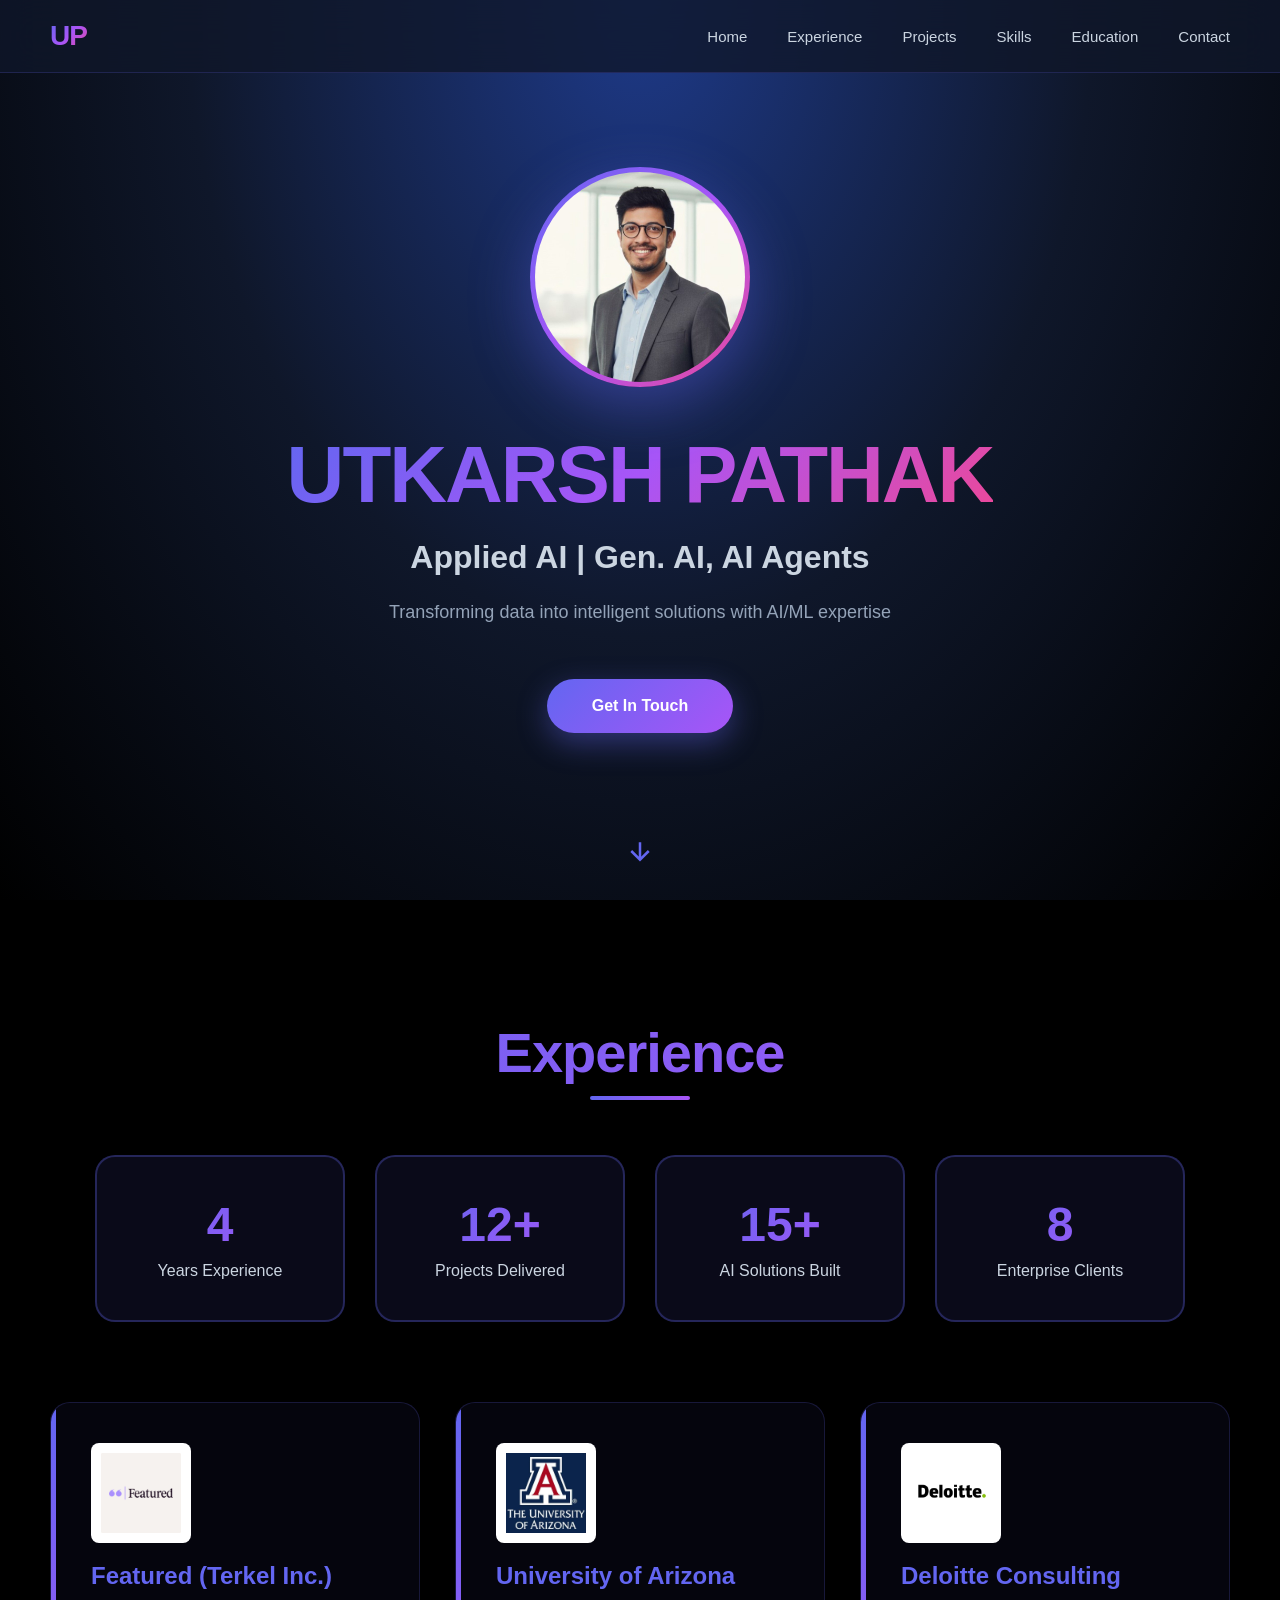
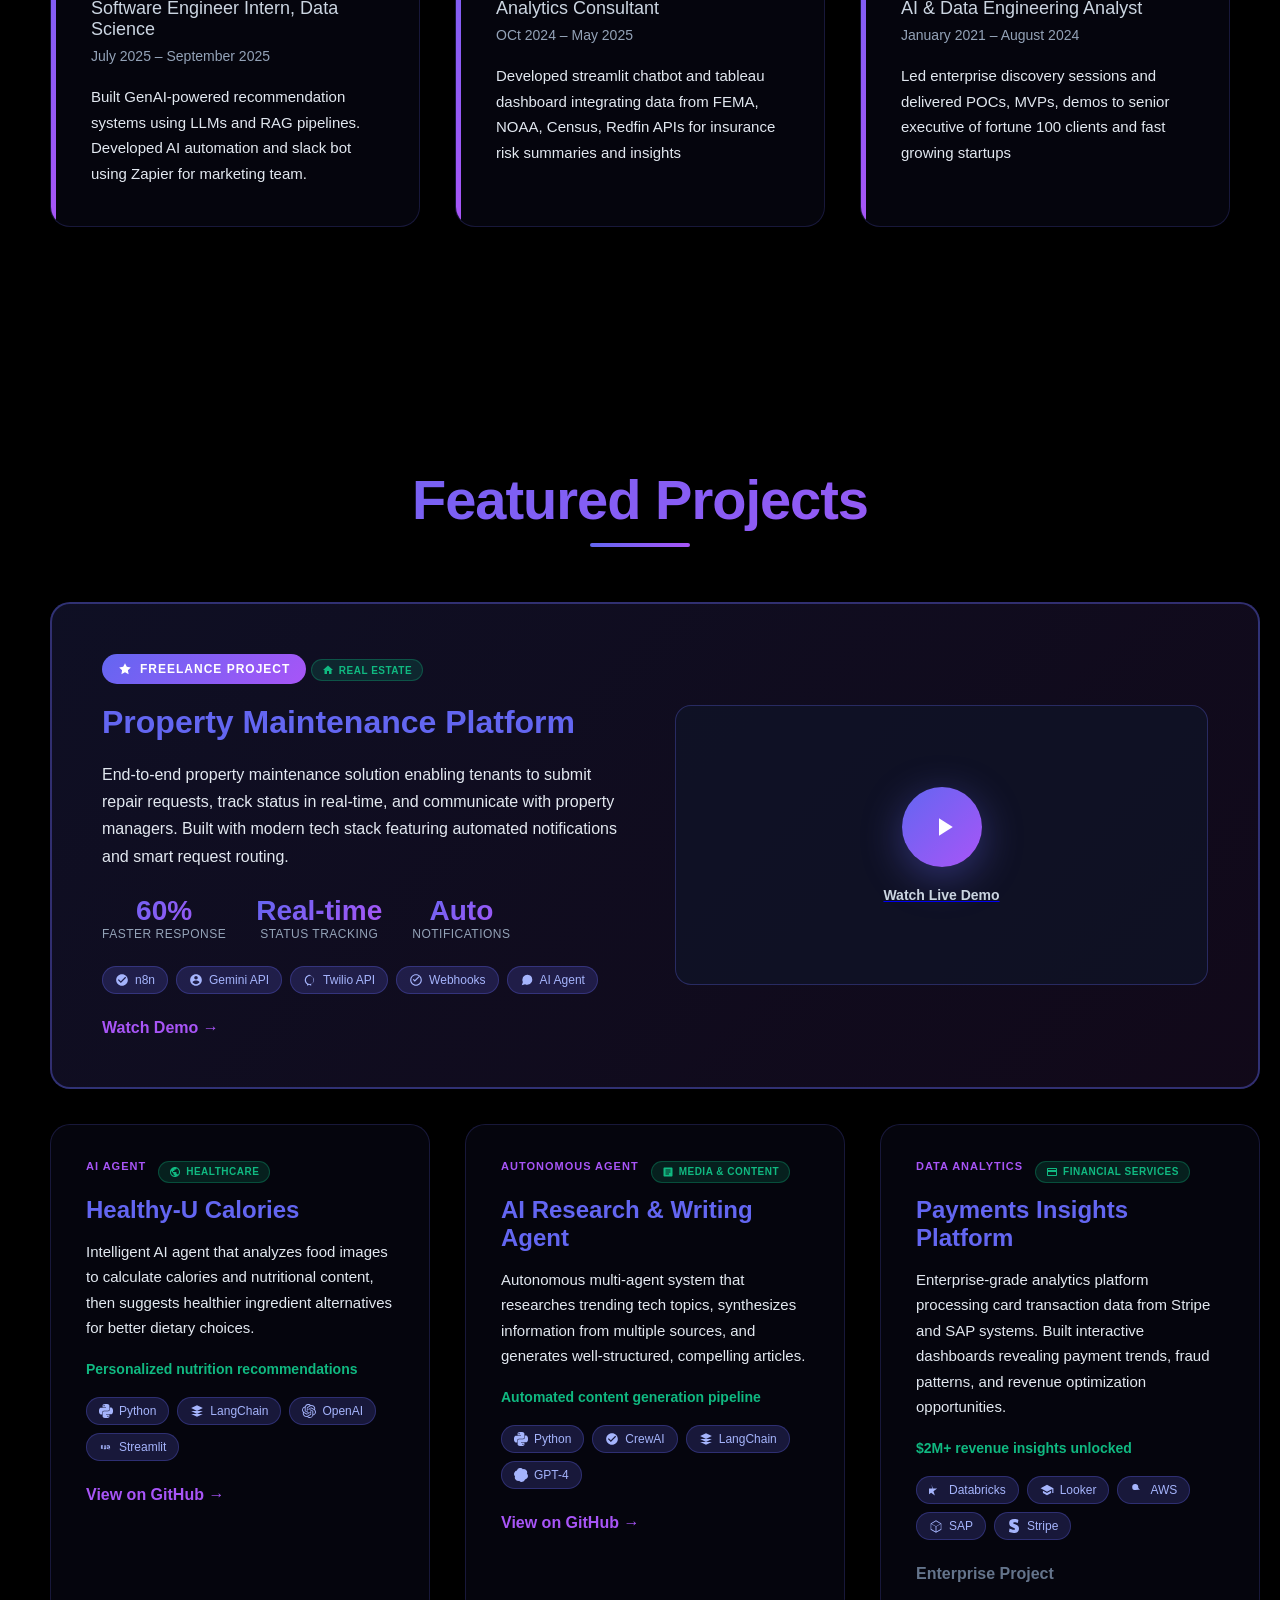
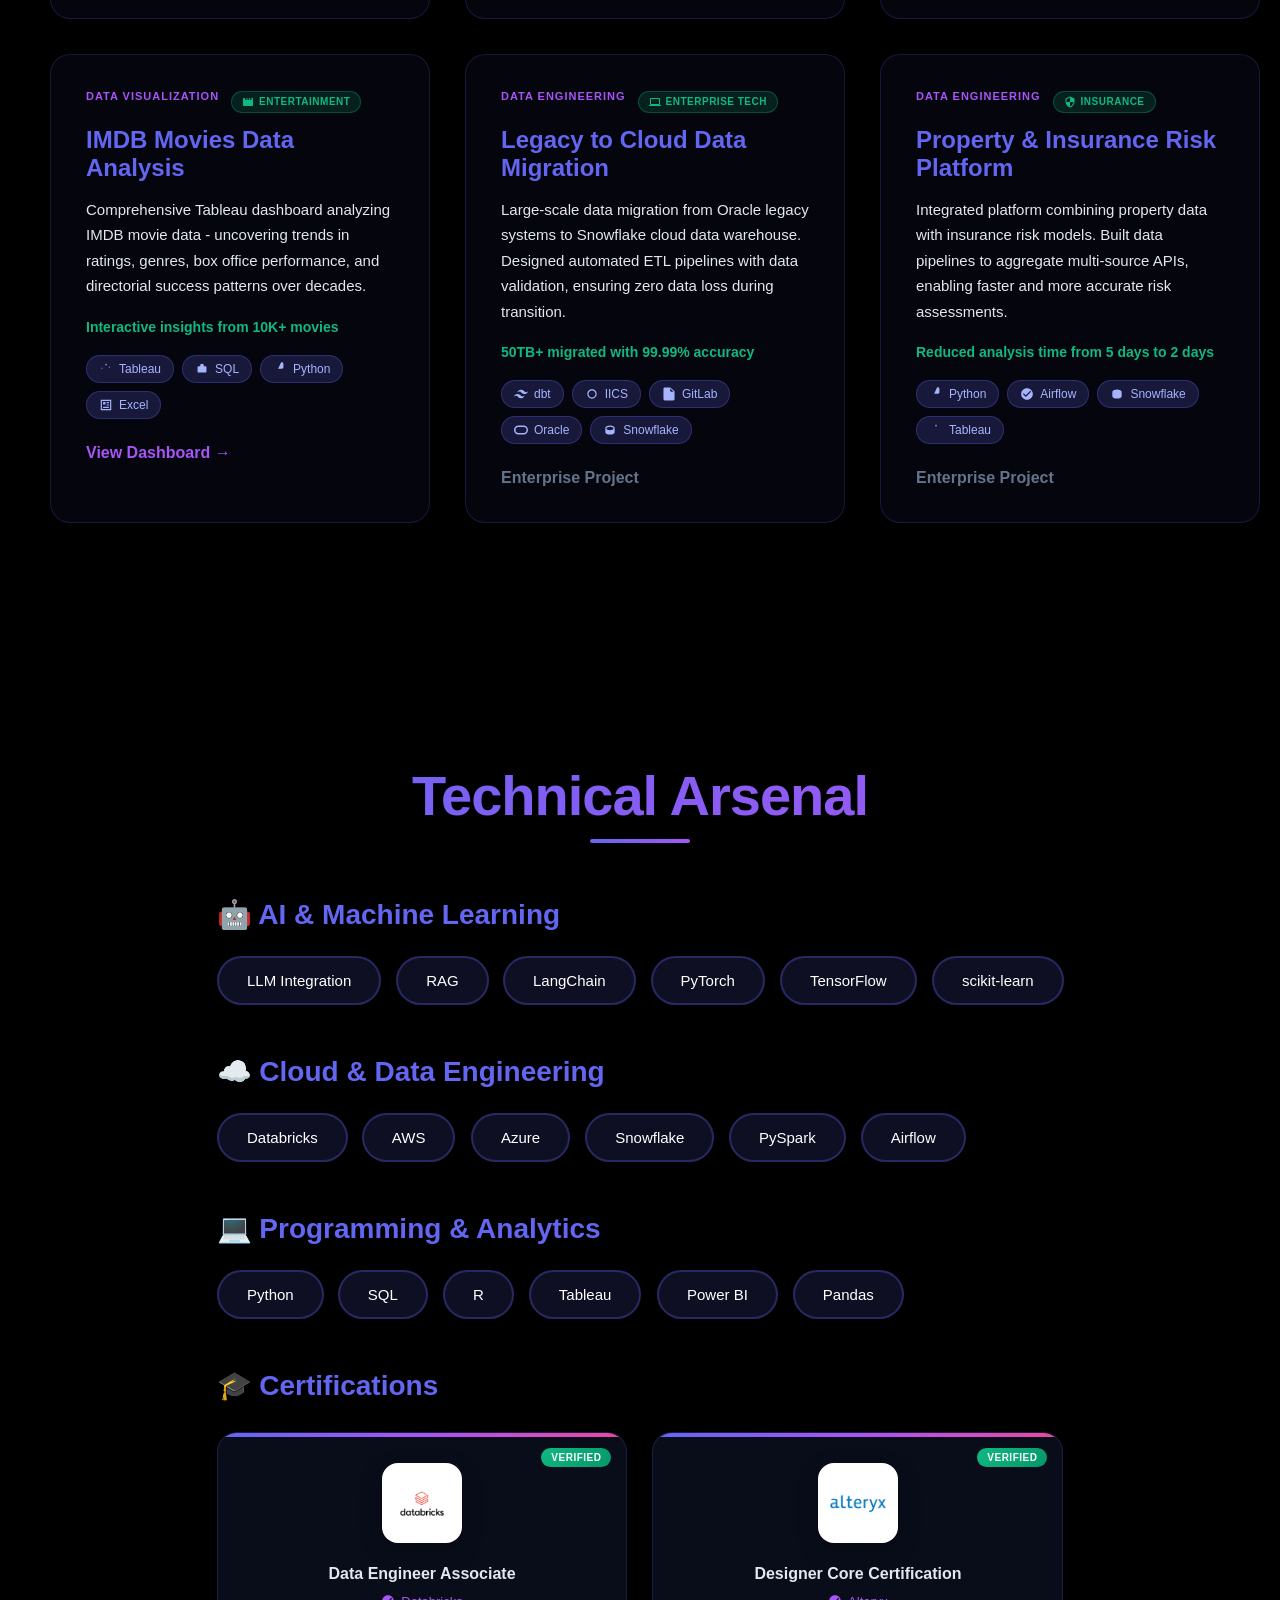
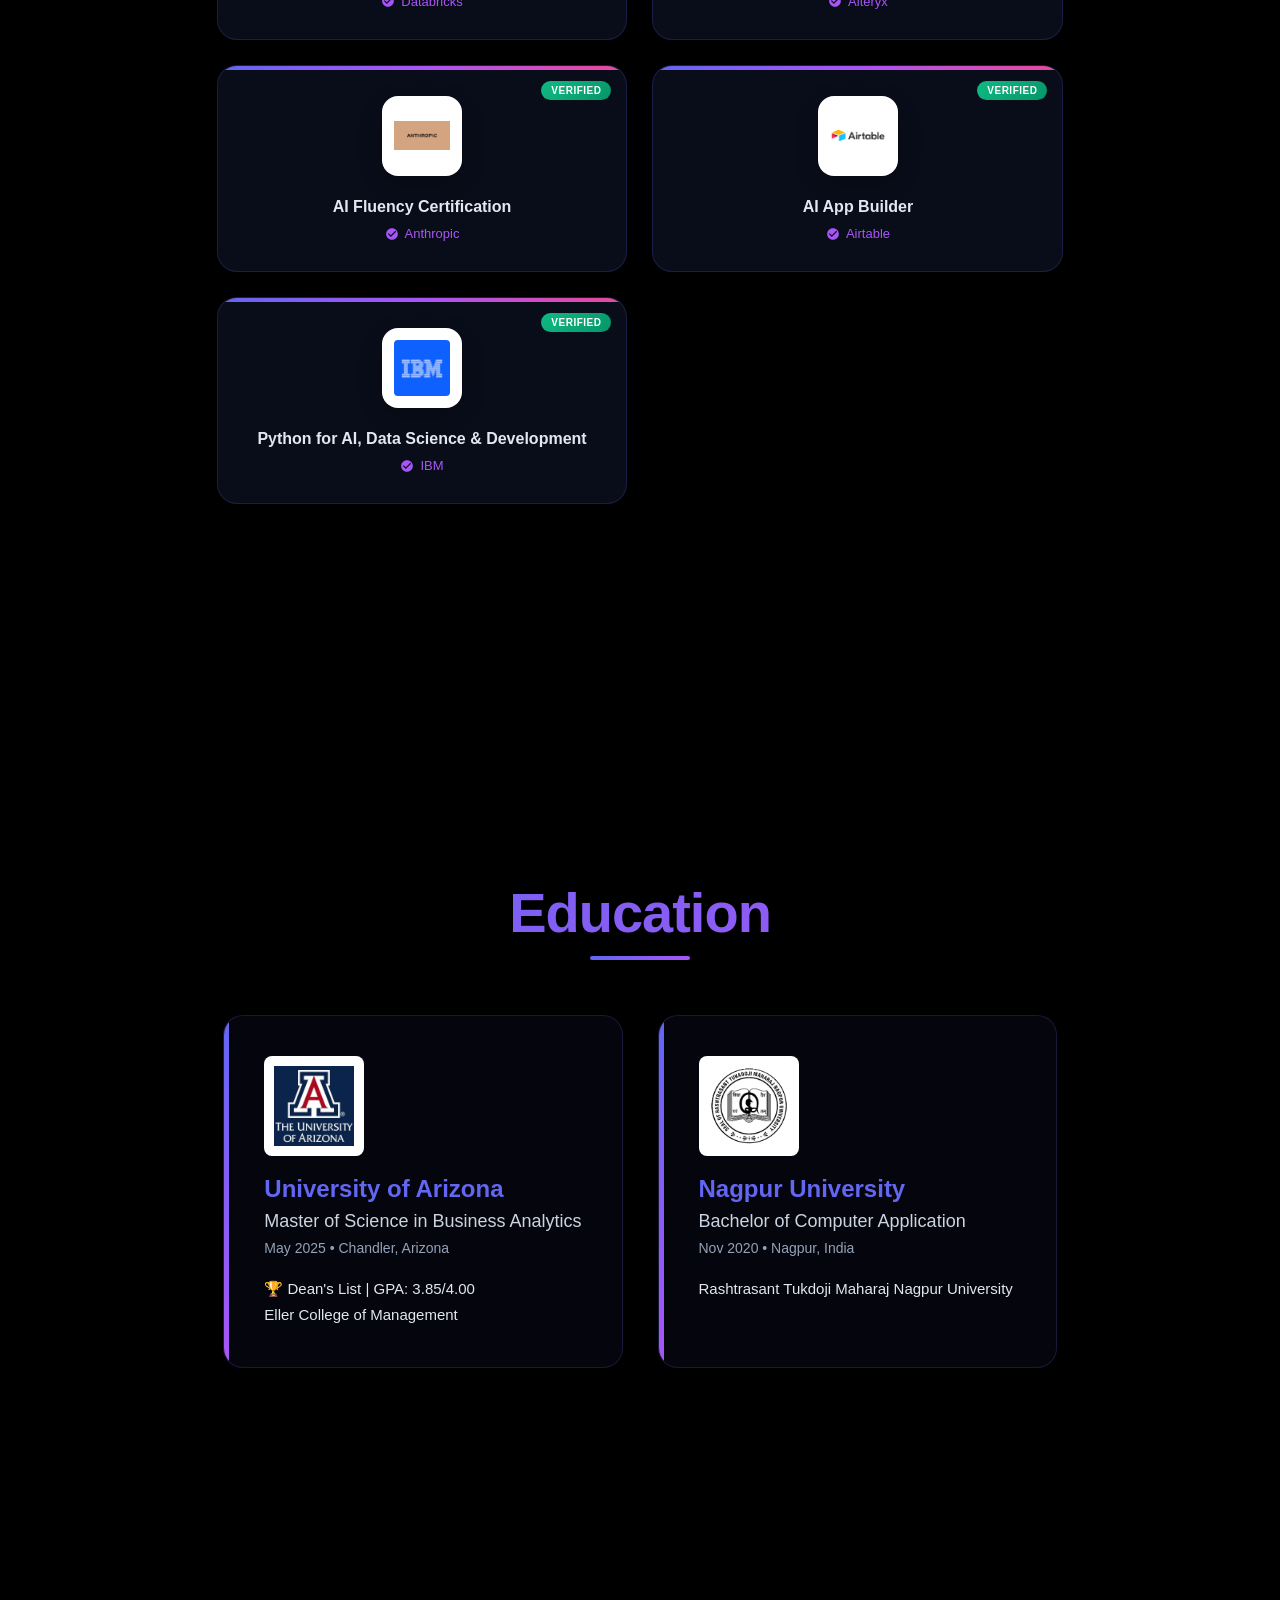
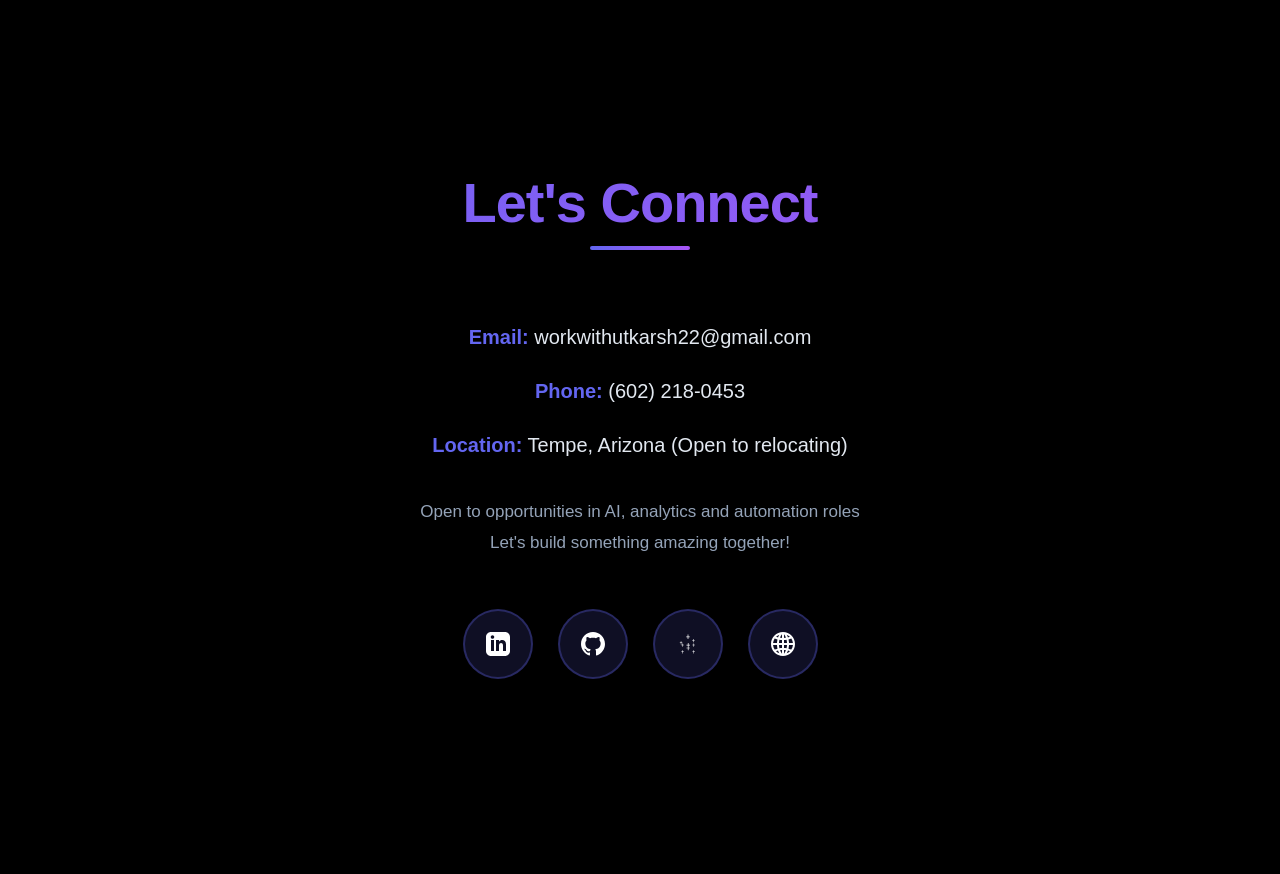
<file: index.html>
<!DOCTYPE html>
<html lang="en">
<head>
    <meta charset="UTF-8">
    <meta name="viewport" content="width=device-width, initial-scale=1.0">
    <title>Utkarsh Pathak - AI & Analytics Specialist</title>
    <style>
        * {
            margin: 0;
            padding: 0;
            box-sizing: border-box;
        }

        body {
            font-family: 'Inter', -apple-system, BlinkMacSystemFont, 'Segoe UI', sans-serif;
            color: #fff;
            overflow-x: hidden;
            background: #000;
        }

        .galaxy-bg {
            position: fixed;
            top: 0;
            left: 0;
            width: 100%;
            height: 100%;
            background: radial-gradient(ellipse at top, #1e3a8a 0%, #0f172a 50%, #000000 100%);
            z-index: -2;
        }

        .stars {
            position: fixed;
            top: 0;
            left: 0;
            width: 100%;
            height: 100%;
            z-index: -1;
        }

        .star {
            position: absolute;
            background: white;
            border-radius: 50%;
            animation: twinkle 3s infinite;
        }

        @keyframes twinkle {
            0%, 100% { opacity: 0.2; transform: scale(1); }
            50% { opacity: 1; transform: scale(1.2); }
        }

        @keyframes float {
            0%, 100% { transform: translateY(0px); }
            50% { transform: translateY(-20px); }
        }

        @keyframes fadeInUp {
            from {
                opacity: 0;
                transform: translateY(30px);
            }
            to {
                opacity: 1;
                transform: translateY(0);
            }
        }

        nav {
            position: fixed;
            top: 0;
            width: 100%;
            padding: 20px 50px;
            display: flex;
            justify-content: space-between;
            align-items: center;
            background: rgba(15, 23, 42, 0.8);
            backdrop-filter: blur(20px);
            z-index: 1000;
            border-bottom: 1px solid rgba(99, 102, 241, 0.2);
            transition: all 0.3s;
        }

        nav.scrolled {
            padding: 15px 50px;
            background: rgba(15, 23, 42, 0.95);
            box-shadow: 0 10px 40px rgba(99, 102, 241, 0.2);
        }

        .logo {
            font-size: 28px;
            font-weight: 800;
            background: linear-gradient(135deg, #6366f1 0%, #a855f7 50%, #ec4899 100%);
            -webkit-background-clip: text;
            -webkit-text-fill-color: transparent;
            background-clip: text;
            letter-spacing: -1px;
        }

        .nav-links {
            display: flex;
            gap: 40px;
        }

        .nav-links a {
            color: #cbd5e1;
            text-decoration: none;
            transition: all 0.3s;
            position: relative;
            font-weight: 500;
            font-size: 15px;
        }

        .nav-links a:hover {
            color: #6366f1;
        }

        .nav-links a::after {
            content: '';
            position: absolute;
            bottom: -5px;
            left: 50%;
            transform: translateX(-50%);
            width: 0;
            height: 2px;
            background: linear-gradient(90deg, #6366f1 0%, #a855f7 100%);
            transition: width 0.3s;
        }

        .nav-links a:hover::after {
            width: 100%;
        }

        section {
            min-height: 100vh;
            padding: 120px 50px;
            display: flex;
            flex-direction: column;
            justify-content: center;
            position: relative;
        }

        .hero {
            align-items: center;
            text-align: center;
        }

        .hero-content {
            animation: fadeInUp 1s ease-out;
        }

        .profile-image {
            width: 220px;
            height: 220px;
            border-radius: 50%;
            border: 5px solid transparent;
            background: linear-gradient(135deg, #6366f1 0%, #a855f7 50%, #ec4899 100%) padding-box,
                        linear-gradient(135deg, #6366f1 0%, #a855f7 50%, #ec4899 100%) border-box;
            margin-bottom: 40px;
            box-shadow: 0 20px 60px rgba(99, 102, 241, 0.4);
            animation: float 6s ease-in-out infinite;
            object-fit: cover;
        }

        h1 {
            font-size: 80px;
            margin-bottom: 20px;
            background: linear-gradient(135deg, #6366f1 0%, #a855f7 50%, #ec4899 100%);
            -webkit-background-clip: text;
            -webkit-text-fill-color: transparent;
            background-clip: text;
            font-weight: 900;
            letter-spacing: -2px;
            line-height: 1.1;
        }

        .subtitle {
            font-size: 32px;
            color: #cbd5e1;
            margin-bottom: 20px;
            font-weight: 600;
        }

        .hero-description {
            color: #94a3b8;
            font-size: 18px;
            max-width: 700px;
            margin: 20px auto;
            line-height: 1.8;
        }

        .cta-buttons {
            display: flex;
            gap: 20px;
            justify-content: center;
            margin-top: 50px;
        }

        .btn {
            padding: 18px 45px;
            border: none;
            border-radius: 50px;
            font-size: 16px;
            font-weight: 600;
            cursor: pointer;
            transition: all 0.4s cubic-bezier(0.175, 0.885, 0.32, 1.275);
            text-decoration: none;
            display: inline-block;
            position: relative;
            overflow: hidden;
        }

        .btn::before {
            content: '';
            position: absolute;
            top: 50%;
            left: 50%;
            width: 0;
            height: 0;
            border-radius: 50%;
            background: rgba(255, 255, 255, 0.3);
            transform: translate(-50%, -50%);
            transition: width 0.6s, height 0.6s;
        }

        .btn:hover::before {
            width: 300px;
            height: 300px;
        }

        .btn span {
            position: relative;
            z-index: 1;
        }

        .btn-primary {
            background: linear-gradient(135deg, #6366f1 0%, #a855f7 100%);
            color: white;
            box-shadow: 0 10px 30px rgba(99, 102, 241, 0.4);
        }

        .btn-primary:hover {
            transform: translateY(-5px);
            box-shadow: 0 20px 50px rgba(99, 102, 241, 0.6);
        }

        .btn-secondary {
            background: rgba(99, 102, 241, 0.1);
            color: white;
            border: 2px solid #6366f1;
            backdrop-filter: blur(10px);
        }

        .btn-secondary:hover {
            background: rgba(99, 102, 241, 0.2);
            transform: translateY(-5px);
            box-shadow: 0 20px 50px rgba(99, 102, 241, 0.3);
        }

        .section-title {
            font-size: 56px;
            text-align: center;
            margin-bottom: 70px;
            background: linear-gradient(135deg, #6366f1 0%, #a855f7 100%);
            -webkit-background-clip: text;
            -webkit-text-fill-color: transparent;
            background-clip: text;
            font-weight: 800;
            letter-spacing: -1px;
            position: relative;
        }

        .section-title::after {
            content: '';
            position: absolute;
            bottom: -15px;
            left: 50%;
            transform: translateX(-50%);
            width: 100px;
            height: 4px;
            background: linear-gradient(90deg, #6366f1 0%, #a855f7 100%);
            border-radius: 2px;
        }

        .stats-grid {
            display: grid;
            grid-template-columns: repeat(auto-fit, minmax(250px, 1fr));
            gap: 30px;
            max-width: 1200px;
            margin: 0 auto 80px;
        }

        .stat-card {
            background: rgba(99, 102, 241, 0.1);
            padding: 40px;
            border-radius: 20px;
            text-align: center;
            border: 2px solid rgba(99, 102, 241, 0.3);
            backdrop-filter: blur(20px);
            transition: all 0.4s;
        }

        .stat-card:hover {
            transform: translateY(-10px);
            border-color: #6366f1;
            box-shadow: 0 20px 60px rgba(99, 102, 241, 0.4);
        }

        .stat-number {
            font-size: 48px;
            font-weight: 800;
            background: linear-gradient(135deg, #6366f1 0%, #a855f7 100%);
            -webkit-background-clip: text;
            -webkit-text-fill-color: transparent;
            background-clip: text;
            margin-bottom: 10px;
        }

        .stat-label {
            font-size: 16px;
            color: #cbd5e1;
            font-weight: 500;
        }

        .experience-grid {
            display: grid;
            grid-template-columns: repeat(auto-fit, minmax(350px, 1fr));
            gap: 35px;
            max-width: 1300px;
            margin: 0 auto;
        }

        .experience-card {
            background: rgba(99, 102, 241, 0.05);
            padding: 40px;
            border-radius: 20px;
            border: 1px solid rgba(99, 102, 241, 0.2);
            backdrop-filter: blur(20px);
            transition: all 0.4s cubic-bezier(0.175, 0.885, 0.32, 1.275);
            position: relative;
            overflow: hidden;
        }

        .experience-card::before {
            content: '';
            position: absolute;
            top: 0;
            left: 0;
            width: 5px;
            height: 100%;
            background: linear-gradient(180deg, #6366f1 0%, #a855f7 100%);
        }

        .experience-card:hover {
            transform: translateY(-10px) scale(1.02);
            border-color: #6366f1;
            box-shadow: 0 25px 70px rgba(99, 102, 241, 0.4);
        }

        .company-logo {
            width: 100px;
            height: 100px;
            object-fit: contain;
            margin-bottom: 15px;
            background: white;
            padding: 10px;
            border-radius: 8px;
        }

        .company-name {
            font-size: 24px;
            color: #6366f1;
            font-weight: 700;
            margin-bottom: 8px;
        }

        .role-name {
            font-size: 18px;
            color: #cbd5e1;
            margin-bottom: 8px;
            font-weight: 500;
        }

        .duration {
            color: #94a3b8;
            font-size: 14px;
            margin-bottom: 20px;
        }

        .highlight {
            color: #e2e8f0;
            line-height: 1.7;
            font-size: 15px;
        }

        .projects-grid {
            display: grid;
            grid-template-columns: repeat(auto-fit, minmax(380px, 1fr));
            gap: 35px;
            max-width: 1300px;
            margin: 0 auto;
        }

        .project-card {
            background: rgba(99, 102, 241, 0.05);
            border-radius: 20px;
            padding: 35px;
            backdrop-filter: blur(20px);
            border: 1px solid rgba(99, 102, 241, 0.2);
            transition: all 0.4s cubic-bezier(0.175, 0.885, 0.32, 1.275);
            position: relative;
            overflow: hidden;
        }

        .project-card::before {
            content: '';
            position: absolute;
            top: 0;
            left: 0;
            width: 100%;
            height: 100%;
            background: linear-gradient(135deg, rgba(99, 102, 241, 0.1) 0%, rgba(168, 85, 247, 0.1) 100%);
            opacity: 0;
            transition: opacity 0.4s;
        }

        .project-card:hover::before {
            opacity: 1;
        }

        .project-card:hover {
            transform: translateY(-15px) scale(1.03);
            border-color: #6366f1;
            box-shadow: 0 25px 70px rgba(99, 102, 241, 0.4);
        }

        /* Featured Project Card */
        .featured-project {
            grid-column: 1 / -1;
            background: linear-gradient(135deg, rgba(99, 102, 241, 0.15) 0%, rgba(168, 85, 247, 0.1) 100%);
            border: 2px solid rgba(99, 102, 241, 0.4);
            padding: 50px;
            display: grid;
            grid-template-columns: 1fr 1fr;
            gap: 40px;
            align-items: center;
        }

        .featured-project:hover {
            transform: translateY(-10px);
            border-color: #a855f7;
        }

        .featured-badge {
            display: inline-flex;
            align-items: center;
            gap: 8px;
            background: linear-gradient(135deg, #6366f1 0%, #a855f7 100%);
            padding: 8px 16px;
            border-radius: 20px;
            font-size: 12px;
            font-weight: 700;
            text-transform: uppercase;
            letter-spacing: 1px;
            margin-bottom: 20px;
        }

        .featured-project .project-title {
            font-size: 32px;
            margin-bottom: 20px;
        }

        .featured-project .project-desc {
            font-size: 16px;
            margin-bottom: 25px;
        }

        .featured-metrics {
            display: flex;
            gap: 30px;
            margin-bottom: 25px;
        }

        .metric {
            text-align: center;
        }

        .metric-value {
            font-size: 28px;
            font-weight: 800;
            background: linear-gradient(135deg, #6366f1 0%, #a855f7 100%);
            -webkit-background-clip: text;
            -webkit-text-fill-color: transparent;
            background-clip: text;
        }

        .metric-label {
            font-size: 12px;
            color: #94a3b8;
            text-transform: uppercase;
            letter-spacing: 0.5px;
        }

        .featured-visual {
            background: rgba(15, 23, 42, 0.6);
            border-radius: 16px;
            padding: 30px;
            border: 1px solid rgba(99, 102, 241, 0.3);
            display: flex;
            flex-direction: column;
            align-items: center;
            justify-content: center;
            min-height: 280px;
        }

        .play-button {
            width: 80px;
            height: 80px;
            background: linear-gradient(135deg, #6366f1 0%, #a855f7 100%);
            border-radius: 50%;
            display: flex;
            align-items: center;
            justify-content: center;
            margin-bottom: 20px;
            transition: all 0.3s;
            box-shadow: 0 10px 40px rgba(99, 102, 241, 0.4);
        }

        .play-button:hover {
            transform: scale(1.1);
            box-shadow: 0 15px 50px rgba(99, 102, 241, 0.6);
        }

        .play-button svg {
            width: 30px;
            height: 30px;
            fill: white;
            margin-left: 4px;
        }

        .demo-text {
            color: #cbd5e1;
            font-weight: 600;
            font-size: 14px;
        }

        .project-title {
            font-size: 24px;
            color: #6366f1;
            margin-bottom: 15px;
            font-weight: 700;
            position: relative;
            z-index: 1;
        }

        .project-type {
            display: inline-block;
            font-size: 11px;
            font-weight: 600;
            text-transform: uppercase;
            letter-spacing: 1px;
            color: #a855f7;
            margin-bottom: 12px;
            position: relative;
            z-index: 1;
        }

        .project-meta {
            display: flex;
            align-items: center;
            gap: 12px;
            margin-bottom: 12px;
            position: relative;
            z-index: 1;
        }

        .industry-badge {
            display: inline-flex;
            align-items: center;
            gap: 5px;
            background: rgba(16, 185, 129, 0.15);
            color: #10b981;
            padding: 4px 10px;
            border-radius: 12px;
            font-size: 10px;
            font-weight: 600;
            text-transform: uppercase;
            letter-spacing: 0.5px;
            border: 1px solid rgba(16, 185, 129, 0.3);
        }

        .industry-badge svg {
            width: 12px;
            height: 12px;
        }

        .project-desc {
            color: #e2e8f0;
            line-height: 1.7;
            margin-bottom: 20px;
            font-size: 15px;
            position: relative;
            z-index: 1;
        }

        .project-impact {
            color: #10b981;
            font-size: 14px;
            font-weight: 600;
            margin-bottom: 20px;
            position: relative;
            z-index: 1;
        }

        .tech-stack {
            display: flex;
            flex-wrap: wrap;
            gap: 8px;
            margin-bottom: 25px;
            position: relative;
            z-index: 1;
        }

        .tech-badge {
            background: rgba(99, 102, 241, 0.2);
            color: #a5b4fc;
            padding: 6px 12px;
            border-radius: 15px;
            font-size: 12px;
            font-weight: 500;
            border: 1px solid rgba(99, 102, 241, 0.3);
            transition: all 0.3s;
            display: inline-flex;
            align-items: center;
            gap: 6px;
        }

        .tech-badge:hover {
            background: rgba(99, 102, 241, 0.4);
            border-color: #6366f1;
        }

        .tech-badge svg {
            width: 14px;
            height: 14px;
            flex-shrink: 0;
        }

        .project-link {
            color: #a855f7;
            text-decoration: none;
            font-weight: 600;
            display: inline-flex;
            align-items: center;
            gap: 8px;
            transition: all 0.3s;
            position: relative;
            z-index: 1;
        }

        .project-link:hover {
            color: #ec4899;
            gap: 12px;
        }

        .project-links {
            display: flex;
            gap: 20px;
            position: relative;
            z-index: 1;
        }

        @media (max-width: 768px) {
            .featured-project {
                grid-template-columns: 1fr;
                padding: 30px;
            }

            .featured-project .project-title {
                font-size: 24px;
            }

            .featured-metrics {
                flex-wrap: wrap;
                gap: 20px;
            }

            .featured-visual {
                min-height: 200px;
            }
        }

        .skills-container {
            max-width: 1100px;
            margin: 0 auto;
        }

        .skill-category {
            margin-bottom: 50px;
        }

        .skill-category h3 {
            color: #6366f1;
            font-size: 28px;
            margin-bottom: 25px;
            font-weight: 700;
        }

        .skill-tags {
            display: flex;
            flex-wrap: wrap;
            gap: 15px;
        }

        .skill-tag {
            background: rgba(99, 102, 241, 0.15);
            padding: 14px 28px;
            border-radius: 30px;
            border: 2px solid rgba(99, 102, 241, 0.3);
            transition: all 0.3s;
            font-weight: 500;
            font-size: 15px;
            backdrop-filter: blur(10px);
        }

        .skill-tag:hover {
            background: rgba(99, 102, 241, 0.3);
            transform: translateY(-5px) scale(1.05);
            border-color: #6366f1;
            box-shadow: 0 10px 30px rgba(99, 102, 241, 0.3);
        }

        /* Certifications Section */
        .certifications-grid {
            display: grid;
            grid-template-columns: repeat(auto-fit, minmax(280px, 1fr));
            gap: 25px;
            margin-top: 30px;
        }

        .cert-card {
            background: rgba(15, 23, 42, 0.6);
            border-radius: 20px;
            padding: 30px;
            border: 1px solid rgba(99, 102, 241, 0.2);
            transition: all 0.4s cubic-bezier(0.175, 0.885, 0.32, 1.275);
            display: flex;
            flex-direction: column;
            align-items: center;
            text-align: center;
            position: relative;
            overflow: hidden;
        }

        .cert-card::before {
            content: '';
            position: absolute;
            top: 0;
            left: 0;
            width: 100%;
            height: 4px;
            background: linear-gradient(90deg, #6366f1 0%, #a855f7 50%, #ec4899 100%);
        }

        .cert-card:hover {
            transform: translateY(-10px);
            border-color: rgba(99, 102, 241, 0.5);
            box-shadow: 0 20px 50px rgba(99, 102, 241, 0.3);
        }

        .cert-logo {
            width: 80px;
            height: 80px;
            object-fit: contain;
            margin-bottom: 20px;
            background: white;
            padding: 12px;
            border-radius: 16px;
            box-shadow: 0 8px 24px rgba(0, 0, 0, 0.2);
        }

        .cert-name {
            font-size: 16px;
            font-weight: 600;
            color: #e2e8f0;
            margin-bottom: 8px;
            line-height: 1.4;
        }

        .cert-provider {
            font-size: 13px;
            color: #a855f7;
            font-weight: 500;
            display: flex;
            align-items: center;
            gap: 6px;
        }

        .cert-provider svg {
            width: 14px;
            height: 14px;
        }

        .cert-badge {
            position: absolute;
            top: 15px;
            right: 15px;
            background: linear-gradient(135deg, #10b981 0%, #059669 100%);
            padding: 4px 10px;
            border-radius: 12px;
            font-size: 10px;
            font-weight: 600;
            text-transform: uppercase;
            letter-spacing: 0.5px;
        }

        .contact-container {
            max-width: 700px;
            margin: 0 auto;
            text-align: center;
        }

        .contact-info {
            font-size: 20px;
            color: #e2e8f0;
            margin-bottom: 30px;
            line-height: 2.2;
        }

        .contact-info p {
            margin: 10px 0;
        }

        .contact-info strong {
            color: #6366f1;
            font-weight: 600;
        }

        .social-links {
            display: flex;
            justify-content: center;
            gap: 25px;
            margin-top: 50px;
        }

        .social-link {
            width: 70px;
            height: 70px;
            border-radius: 50%;
            background: rgba(99, 102, 241, 0.15);
            display: flex;
            align-items: center;
            justify-content: center;
            color: white;
            text-decoration: none;
            font-size: 24px;
            transition: all 0.4s cubic-bezier(0.175, 0.885, 0.32, 1.275);
            border: 2px solid rgba(99, 102, 241, 0.3);
            backdrop-filter: blur(10px);
        }

        .social-link:hover {
            background: linear-gradient(135deg, #6366f1 0%, #a855f7 100%);
            transform: translateY(-10px) scale(1.1);
            border-color: transparent;
            box-shadow: 0 15px 40px rgba(99, 102, 241, 0.5);
        }

        .scroll-indicator {
            position: absolute;
            bottom: 30px;
            left: 50%;
            transform: translateX(-50%);
            animation: bounce 2s infinite;
        }

        @keyframes bounce {
            0%, 20%, 50%, 80%, 100% { transform: translateX(-50%) translateY(0); }
            40% { transform: translateX(-50%) translateY(-20px); }
            60% { transform: translateX(-50%) translateY(-10px); }
        }

        .scroll-indicator svg {
            width: 30px;
            height: 30px;
            color: #6366f1;
        }

        @media (max-width: 768px) {
            h1 {
                font-size: 48px;
            }

            .subtitle {
                font-size: 24px;
            }

            .section-title {
                font-size: 40px;
            }

            section {
                padding: 100px 20px;
            }

            nav {
                padding: 15px 20px;
            }

            .nav-links {
                gap: 20px;
                font-size: 14px;
            }

            .stats-grid,
            .experience-grid,
            .projects-grid {
                grid-template-columns: 1fr;
            }

            .profile-image {
                width: 180px;
                height: 180px;
            }

            .cta-buttons {
                flex-direction: column;
                align-items: center;
            }

            .btn {
                width: 100%;
                max-width: 300px;
            }
        }
    </style>
</head>
<body>
    <div class="galaxy-bg"></div>
    <div class="stars" id="stars"></div>

    <nav id="navbar">
        <div class="logo">UP</div>
        <div class="nav-links">
            <a href="#home">Home</a>
            <a href="#experience">Experience</a>
            <a href="#projects">Projects</a>
            <a href="#skills">Skills</a>
            <a href="#education">Education</a>
            <a href="#contact">Contact</a>
        </div>
    </nav>

    <section id="home" class="hero">
        <div class="hero-content">
            <img src="1761785626636.jpg" alt="Utkarsh Pathak" class="profile-image">
            <h1>UTKARSH PATHAK</h1>
            <p class="subtitle">Applied AI | Gen. AI, AI Agents</p>
            <p class="hero-description">
                Transforming data into intelligent solutions with AI/ML expertise
            </p>
            <div class="cta-buttons">
                <a href="#contact" class="btn btn-primary"><span>Get In Touch</span></a>
            </div>
        </div>
        <div class="scroll-indicator">
            <svg viewBox="0 0 24 24" fill="none" stroke="currentColor" stroke-width="2">
                <path d="M12 5v14M19 12l-7 7-7-7"/>
            </svg>
        </div>
    </section>

    <section id="experience">
        <h2 class="section-title">Experience</h2>
        
        <div class="stats-grid">
            <div class="stat-card">
                <div class="stat-number">4</div>
                <div class="stat-label">Years Experience</div>
            </div>
            <div class="stat-card">
                <div class="stat-number">12+</div>
                <div class="stat-label">Projects Delivered</div>
            </div>
            <div class="stat-card">
                <div class="stat-number">15+</div>
                <div class="stat-label">AI Solutions Built</div>
            </div>
            <div class="stat-card">
                <div class="stat-number">8</div>
                <div class="stat-label">Enterprise Clients</div>
            </div>
        </div>

        <div class="experience-grid">
            <div class="experience-card">
                <img src="logos/Featured.jpg" alt="Featured" class="company-logo">
                <div class="company-name">Featured (Terkel Inc.)</div>
                <div class="role-name">Software Engineer Intern, Data Science</div>
                <div class="duration">July 2025 – September 2025</div>
                <div class="highlight">
                    Built GenAI-powered recommendation systems using LLMs and RAG pipelines. Developed AI automation and slack bot using Zapier for marketing team.
                </div>
            </div>

            <div class="experience-card">
                <img src="logos/University of Arizona.jpg" alt="University of Arizona" class="company-logo">
                <div class="company-name">University of Arizona</div>
                <div class="role-name">Analytics Consultant</div>
                <div class="duration">OCt 2024 – May 2025</div>
                <div class="highlight">
                    Developed streamlit chatbot and tableau dashboard integrating data from FEMA, NOAA, Census, Redfin APIs for insurance risk summaries and insights
                </div>
            </div>

            <div class="experience-card">
                <img src="logos/deloitte_logo.jpg" alt="Deloitte" class="company-logo">
                <div class="company-name">Deloitte Consulting</div>
                <div class="role-name">AI & Data Engineering Analyst</div>
                <div class="duration">January 2021 – August 2024</div>
                <div class="highlight">
                    Led enterprise discovery sessions and delivered POCs, MVPs, demos to senior executive of fortune 100 clients and fast growing startups
                </div>
            </div>
        </div>
    </section>

    <section id="projects">
        <h2 class="section-title">Featured Projects</h2>
        <div class="projects-grid">

            <!-- Featured Project - Property Maintenance Platform -->
            <div class="project-card featured-project">
                <div class="featured-content">
                    <div class="featured-badge">
                        <svg width="14" height="14" viewBox="0 0 24 24" fill="currentColor"><path d="M12 2l3.09 6.26L22 9.27l-5 4.87 1.18 6.88L12 17.77l-6.18 3.25L7 14.14 2 9.27l6.91-1.01L12 2z"/></svg>
                        Freelance Project
                    </div>
                    <span class="industry-badge">
                        <svg viewBox="0 0 24 24" fill="currentColor"><path d="M10 20v-6h4v6h5v-8h3L12 3 2 12h3v8z"/></svg>
                        Real Estate
                    </span>
                    <div class="project-title">Property Maintenance Platform</div>
                    <div class="project-desc">
                        End-to-end property maintenance solution enabling tenants to submit repair requests, track status in real-time, and communicate with property managers. Built with modern tech stack featuring automated notifications and smart request routing.
                    </div>
                    <div class="featured-metrics">
                        <div class="metric">
                            <div class="metric-value">60%</div>
                            <div class="metric-label">Faster Response</div>
                        </div>
                        <div class="metric">
                            <div class="metric-value">Real-time</div>
                            <div class="metric-label">Status Tracking</div>
                        </div>
                        <div class="metric">
                            <div class="metric-value">Auto</div>
                            <div class="metric-label">Notifications</div>
                        </div>
                    </div>
                    <div class="tech-stack">
                        <span class="tech-badge"><svg viewBox="0 0 24 24" fill="currentColor"><path d="M12 2C6.48 2 2 6.48 2 12s4.48 10 10 10 10-4.48 10-10S17.52 2 12 2zm-2 15l-5-5 1.41-1.41L10 14.17l7.59-7.59L19 8l-9 9z"/></svg>n8n</span>
                        <span class="tech-badge"><svg viewBox="0 0 24 24" fill="currentColor"><path d="M12 2C6.48 2 2 6.48 2 12s4.48 10 10 10 10-4.48 10-10S17.52 2 12 2zm0 3c1.66 0 3 1.34 3 3s-1.34 3-3 3-3-1.34-3-3 1.34-3 3-3zm0 14.2c-2.5 0-4.71-1.28-6-3.22.03-1.99 4-3.08 6-3.08 1.99 0 5.97 1.09 6 3.08-1.29 1.94-3.5 3.22-6 3.22z"/></svg>Gemini API</span>
                        <span class="tech-badge"><svg viewBox="0 0 24 24" fill="currentColor"><path d="M12 3a9 9 0 0 0-9 9c0 3.03 1.5 5.82 4 7.47V22l3.5-2 3.5 2v-2.53c2.5-1.65 4-4.44 4-7.47a9 9 0 0 0-9-9zm0 2c3.86 0 7 3.14 7 7s-3.14 7-7 7-7-3.14-7-7 3.14-7 7-7z"/></svg>Twilio API</span>
                        <span class="tech-badge"><svg viewBox="0 0 24 24" fill="currentColor"><path d="M10 15l-3.5-3.5 1.41-1.41L10 12.17l6.59-6.59L18 7l-8 8zm2-13C6.48 2 2 6.48 2 12s4.48 10 10 10 10-4.48 10-10S17.52 2 12 2zm0 18c-4.41 0-8-3.59-8-8s3.59-8 8-8 8 3.59 8 8-3.59 8-8 8z"/></svg>Webhooks</span>
                        <span class="tech-badge"><svg viewBox="0 0 24 24" fill="currentColor"><path d="M21 11.5a8.38 8.38 0 0 1-.9 3.8 8.5 8.5 0 0 1-7.6 4.7 8.38 8.38 0 0 1-3.8-.9L3 21l1.9-5.7a8.38 8.38 0 0 1-.9-3.8 8.5 8.5 0 0 1 4.7-7.6 8.38 8.38 0 0 1 3.8-.9h.5a8.48 8.48 0 0 1 8 8v.5z"/></svg>AI Agent</span>
                    </div>
                    <a href="https://www.loom.com/share/c7eaecbe880c4de8b4700ca06a2fd751" target="_blank" class="project-link">
                        Watch Demo →
                    </a>
                </div>
                <a href="https://www.loom.com/share/c7eaecbe880c4de8b4700ca06a2fd751" target="_blank" class="featured-visual">
                    <div class="play-button">
                        <svg viewBox="0 0 24 24"><path d="M8 5v14l11-7z"/></svg>
                    </div>
                    <span class="demo-text">Watch Live Demo</span>
                </a>
            </div>

            <!-- Project 2 - Healthy-U Calories -->
            <div class="project-card">
                <div class="project-meta">
                    <span class="project-type">AI Agent</span>
                    <span class="industry-badge">
                        <svg viewBox="0 0 24 24" fill="currentColor"><path d="M12 2C6.48 2 2 6.48 2 12s4.48 10 10 10 10-4.48 10-10S17.52 2 12 2zm-1 17.93c-3.95-.49-7-3.85-7-7.93 0-.62.08-1.21.21-1.79L9 15v1c0 1.1.9 2 2 2v1.93zm6.9-2.54c-.26-.81-1-1.39-1.9-1.39h-1v-3c0-.55-.45-1-1-1H8v-2h2c.55 0 1-.45 1-1V7h2c1.1 0 2-.9 2-2v-.41c2.93 1.19 5 4.06 5 7.41 0 2.08-.8 3.97-2.1 5.39z"/></svg>
                        Healthcare
                    </span>
                </div>
                <div class="project-title">Healthy-U Calories</div>
                <div class="project-desc">
                    Intelligent AI agent that analyzes food images to calculate calories and nutritional content, then suggests healthier ingredient alternatives for better dietary choices.
                </div>
                <div class="project-impact">Personalized nutrition recommendations</div>
                <div class="tech-stack">
                    <span class="tech-badge"><svg viewBox="0 0 24 24" fill="currentColor"><path d="M14.25.18l.9.2.73.26.59.3.45.32.34.34.25.34.16.33.1.3.04.26.02.2-.01.13V8.5l-.05.63-.13.55-.21.46-.26.38-.3.31-.33.25-.35.19-.35.14-.33.1-.3.07-.26.04-.21.02H8.77l-.69.05-.59.14-.5.22-.41.27-.33.32-.27.35-.2.36-.15.37-.1.35-.07.32-.04.27-.02.21v3.06H3.17l-.21-.03-.28-.07-.32-.12-.35-.18-.36-.26-.36-.36-.35-.46-.32-.59-.28-.73-.21-.88-.14-1.05-.05-1.23.06-1.22.16-1.04.24-.87.32-.71.36-.57.4-.44.42-.33.42-.24.4-.16.36-.1.32-.05.24-.01h.16l.06.01h8.16v-.83H6.18l-.01-2.75-.02-.37.05-.34.11-.31.17-.28.25-.26.31-.23.38-.2.44-.18.51-.15.58-.12.64-.1.71-.06.77-.04.84-.02 1.27.05zm-6.3 1.98l-.23.33-.08.41.08.41.23.34.33.22.41.09.41-.09.33-.22.23-.34.08-.41-.08-.41-.23-.33-.33-.22-.41-.09-.41.09zm13.09 3.95l.28.06.32.12.35.18.36.27.36.35.35.47.32.59.28.73.21.88.14 1.04.05 1.23-.06 1.23-.16 1.04-.24.86-.32.71-.36.57-.4.45-.42.33-.42.24-.4.16-.36.09-.32.05-.24.02-.16-.01h-8.22v.82h5.84l.01 2.76.02.36-.05.34-.11.31-.17.29-.25.25-.31.24-.38.2-.44.17-.51.15-.58.13-.64.09-.71.07-.77.04-.84.01-1.27-.04-1.07-.14-.9-.2-.73-.25-.59-.3-.45-.33-.34-.34-.25-.34-.16-.33-.1-.3-.04-.25-.02-.2.01-.13v-5.34l.05-.64.13-.54.21-.46.26-.38.3-.32.33-.24.35-.2.35-.14.33-.1.3-.06.26-.04.21-.02.13-.01h5.84l.69-.05.59-.14.5-.21.41-.28.33-.32.27-.35.2-.36.15-.36.1-.35.07-.32.04-.28.02-.21V6.07h2.09l.14.01zm-6.47 14.25l-.23.33-.08.41.08.41.23.33.33.23.41.08.41-.08.33-.23.23-.33.08-.41-.08-.41-.23-.33-.33-.23-.41-.08-.41.08z"/></svg>Python</span>
                    <span class="tech-badge"><svg viewBox="0 0 24 24" fill="currentColor"><path d="M12 2L2 7l10 5 10-5-10-5zM2 17l10 5 10-5M2 12l10 5 10-5"/></svg>LangChain</span>
                    <span class="tech-badge"><svg viewBox="0 0 24 24" fill="currentColor"><path d="M22.282 9.821a5.985 5.985 0 0 0-.516-4.91 6.046 6.046 0 0 0-6.51-2.9A6.065 6.065 0 0 0 4.981 4.18a5.985 5.985 0 0 0-3.998 2.9 6.046 6.046 0 0 0 .743 7.097 5.98 5.98 0 0 0 .51 4.911 6.051 6.051 0 0 0 6.515 2.9A5.985 5.985 0 0 0 13.26 24a6.056 6.056 0 0 0 5.772-4.206 5.99 5.99 0 0 0 3.997-2.9 6.056 6.056 0 0 0-.747-7.073zM13.26 22.43a4.476 4.476 0 0 1-2.876-1.04l.141-.081 4.779-2.758a.795.795 0 0 0 .392-.681v-6.737l2.02 1.168a.071.071 0 0 1 .038.052v5.583a4.504 4.504 0 0 1-4.494 4.494zM3.6 18.304a4.47 4.47 0 0 1-.535-3.014l.142.085 4.783 2.759a.771.771 0 0 0 .78 0l5.843-3.369v2.332a.08.08 0 0 1-.033.062L9.74 19.95a4.5 4.5 0 0 1-6.14-1.646zM2.34 7.896a4.485 4.485 0 0 1 2.366-1.973V11.6a.766.766 0 0 0 .388.676l5.815 3.355-2.02 1.168a.076.076 0 0 1-.071 0l-4.83-2.786A4.504 4.504 0 0 1 2.34 7.872zm16.597 3.855l-5.833-3.387L15.119 7.2a.076.076 0 0 1 .071 0l4.83 2.791a4.494 4.494 0 0 1-.676 8.105v-5.678a.79.79 0 0 0-.407-.667zm2.01-3.023l-.141-.085-4.774-2.782a.776.776 0 0 0-.785 0L9.409 9.23V6.897a.066.066 0 0 1 .028-.061l4.83-2.787a4.5 4.5 0 0 1 6.68 4.66zm-12.64 4.135l-2.02-1.164a.08.08 0 0 1-.038-.057V6.075a4.5 4.5 0 0 1 7.375-3.453l-.142.08L8.704 5.46a.795.795 0 0 0-.393.681zm1.097-2.365l2.602-1.5 2.607 1.5v2.999l-2.597 1.5-2.607-1.5z"/></svg>OpenAI</span>
                    <span class="tech-badge"><svg viewBox="0 0 24 24" fill="currentColor"><path d="M16.673 9.004h-2.94v1.611h2.94c.537 0 .973.437.973.973v.136h-2.087c-1.197 0-2.173.853-2.173 1.902 0 1.048.976 1.902 2.173 1.902h3.358v-3.94c0-1.424-1.037-2.584-2.244-2.584zm.282 4.911h-2.086c-.331 0-.601-.214-.601-.478 0-.263.27-.478.601-.478h2.086v.956zM3.31 9.004h3.357v1.611H4.58v.656h2.086v1.522H4.58v.656h2.086v1.611H3.31V9.004zm6.003 0h1.27v5.544c0 .756-.614 1.37-1.37 1.37h-.858v-1.611h.457a.401.401 0 0 0 .401-.401V9.004h.1zm1.791 0h1.27v5.544c0 .756-.614 1.37-1.37 1.37h-.858v-1.611h.457a.401.401 0 0 0 .401-.401V9.004h.1zm7.393 5.056v1.611h-2.34v-1.611h2.34z"/></svg>Streamlit</span>
                </div>
                <a href="https://github.com/utkarsh-portfolio/healthy-u-calories" target="_blank" class="project-link">
                    View on GitHub →
                </a>
            </div>

            <!-- Project 3 - AI Research Agent -->
            <div class="project-card">
                <div class="project-meta">
                    <span class="project-type">Autonomous Agent</span>
                    <span class="industry-badge">
                        <svg viewBox="0 0 24 24" fill="currentColor"><path d="M19 3H5c-1.1 0-2 .9-2 2v14c0 1.1.9 2 2 2h14c1.1 0 2-.9 2-2V5c0-1.1-.9-2-2-2zm-5 14H7v-2h7v2zm3-4H7v-2h10v2zm0-4H7V7h10v2z"/></svg>
                        Media & Content
                    </span>
                </div>
                <div class="project-title">AI Research & Writing Agent</div>
                <div class="project-desc">
                    Autonomous multi-agent system that researches trending tech topics, synthesizes information from multiple sources, and generates well-structured, compelling articles.
                </div>
                <div class="project-impact">Automated content generation pipeline</div>
                <div class="tech-stack">
                    <span class="tech-badge"><svg viewBox="0 0 24 24" fill="currentColor"><path d="M14.25.18l.9.2.73.26.59.3.45.32.34.34.25.34.16.33.1.3.04.26.02.2-.01.13V8.5l-.05.63-.13.55-.21.46-.26.38-.3.31-.33.25-.35.19-.35.14-.33.1-.3.07-.26.04-.21.02H8.77l-.69.05-.59.14-.5.22-.41.27-.33.32-.27.35-.2.36-.15.37-.1.35-.07.32-.04.27-.02.21v3.06H3.17l-.21-.03-.28-.07-.32-.12-.35-.18-.36-.26-.36-.36-.35-.46-.32-.59-.28-.73-.21-.88-.14-1.05-.05-1.23.06-1.22.16-1.04.24-.87.32-.71.36-.57.4-.44.42-.33.42-.24.4-.16.36-.1.32-.05.24-.01h.16l.06.01h8.16v-.83H6.18l-.01-2.75-.02-.37.05-.34.11-.31.17-.28.25-.26.31-.23.38-.2.44-.18.51-.15.58-.12.64-.1.71-.06.77-.04.84-.02 1.27.05zm-6.3 1.98l-.23.33-.08.41.08.41.23.34.33.22.41.09.41-.09.33-.22.23-.34.08-.41-.08-.41-.23-.33-.33-.22-.41-.09-.41.09zm13.09 3.95l.28.06.32.12.35.18.36.27.36.35.35.47.32.59.28.73.21.88.14 1.04.05 1.23-.06 1.23-.16 1.04-.24.86-.32.71-.36.57-.4.45-.42.33-.42.24-.4.16-.36.09-.32.05-.24.02-.16-.01h-8.22v.82h5.84l.01 2.76.02.36-.05.34-.11.31-.17.29-.25.25-.31.24-.38.2-.44.17-.51.15-.58.13-.64.09-.71.07-.77.04-.84.01-1.27-.04-1.07-.14-.9-.2-.73-.25-.59-.3-.45-.33-.34-.34-.25-.34-.16-.33-.1-.3-.04-.25-.02-.2.01-.13v-5.34l.05-.64.13-.54.21-.46.26-.38.3-.32.33-.24.35-.2.35-.14.33-.1.3-.06.26-.04.21-.02.13-.01h5.84l.69-.05.59-.14.5-.21.41-.28.33-.32.27-.35.2-.36.15-.36.1-.35.07-.32.04-.28.02-.21V6.07h2.09l.14.01zm-6.47 14.25l-.23.33-.08.41.08.41.23.33.33.23.41.08.41-.08.33-.23.23-.33.08-.41-.08-.41-.23-.33-.33-.23-.41-.08-.41.08z"/></svg>Python</span>
                    <span class="tech-badge"><svg viewBox="0 0 24 24" fill="currentColor"><path d="M12 2C6.48 2 2 6.48 2 12s4.48 10 10 10 10-4.48 10-10S17.52 2 12 2zm-2 15l-5-5 1.41-1.41L10 14.17l7.59-7.59L19 8l-9 9z"/></svg>CrewAI</span>
                    <span class="tech-badge"><svg viewBox="0 0 24 24" fill="currentColor"><path d="M12 2L2 7l10 5 10-5-10-5zM2 17l10 5 10-5M2 12l10 5 10-5"/></svg>LangChain</span>
                    <span class="tech-badge"><svg viewBox="0 0 24 24" fill="currentColor"><path d="M22.282 9.821a5.985 5.985 0 0 0-.516-4.91 6.046 6.046 0 0 0-6.51-2.9A6.065 6.065 0 0 0 4.981 4.18a5.985 5.985 0 0 0-3.998 2.9 6.046 6.046 0 0 0 .743 7.097 5.98 5.98 0 0 0 .51 4.911 6.051 6.051 0 0 0 6.515 2.9A5.985 5.985 0 0 0 13.26 24a6.056 6.056 0 0 0 5.772-4.206 5.99 5.99 0 0 0 3.997-2.9 6.056 6.056 0 0 0-.747-7.073z"/></svg>GPT-4</span>
                </div>
                <a href="https://github.com/utkarsh-portfolio/AI-Agent-for-Research-And-Writing" target="_blank" class="project-link">
                    View on GitHub →
                </a>
            </div>

            <!-- Project 4 - Payments Insights Platform -->
            <div class="project-card">
                <div class="project-meta">
                    <span class="project-type">Data Analytics</span>
                    <span class="industry-badge">
                        <svg viewBox="0 0 24 24" fill="currentColor"><path d="M20 4H4c-1.11 0-1.99.89-1.99 2L2 18c0 1.11.89 2 2 2h16c1.11 0 2-.89 2-2V6c0-1.11-.89-2-2-2zm0 14H4v-6h16v6zm0-10H4V6h16v2z"/></svg>
                        Financial Services
                    </span>
                </div>
                <div class="project-title">Payments Insights Platform</div>
                <div class="project-desc">
                    Enterprise-grade analytics platform processing card transaction data from Stripe and SAP systems. Built interactive dashboards revealing payment trends, fraud patterns, and revenue optimization opportunities.
                </div>
                <div class="project-impact">$2M+ revenue insights unlocked</div>
                <div class="tech-stack">
                    <span class="tech-badge"><svg viewBox="0 0 24 24" fill="currentColor"><path d="M3.516 2.043l2.58 7.238 7.904.002-6.395 4.664 2.44 7.51-6.39-4.653-6.39 4.653 2.44-7.51L-.69 9.283l7.905-.002z"/></svg>Databricks</span>
                    <span class="tech-badge"><svg viewBox="0 0 24 24" fill="currentColor"><path d="M12 3L1 9l11 6 9-4.91V17h2V9M5 13.18v4L12 21l7-3.82v-4L12 17l-7-3.82z"/></svg>Looker</span>
                    <span class="tech-badge"><svg viewBox="0 0 24 24" fill="currentColor"><path d="M18.75 11.35a4.32 4.32 0 0 1-.79-.06 3.93 3.93 0 0 1-.73-.22 4.46 4.46 0 0 1-.67-.34 3.88 3.88 0 0 1-.62-.43 3 3 0 0 1-.56-.51 3.28 3.28 0 0 1-.49-.58 3.54 3.54 0 0 1-.39-.67A4.5 4.5 0 0 1 14.22 8a5.58 5.58 0 0 1-.15-.75 5.93 5.93 0 0 1-.05-.78v-.63a6.21 6.21 0 0 0-.09-.67 5.05 5.05 0 0 0-.19-.64 4.13 4.13 0 0 0-.29-.61 3.42 3.42 0 0 0-.39-.55 3.12 3.12 0 0 0-.48-.49 3.24 3.24 0 0 0-.57-.4 3.65 3.65 0 0 0-.64-.31 4.26 4.26 0 0 0-.71-.21 5.15 5.15 0 0 0-.77-.11 6 6 0 0 0-.82 0H7.83a6.21 6.21 0 0 0-.67.09 5.05 5.05 0 0 0-.64.19 4.13 4.13 0 0 0-.61.29 3.42 3.42 0 0 0-.55.39 3.12 3.12 0 0 0-.49.48 3.24 3.24 0 0 0-.4.57 3.65 3.65 0 0 0-.31.64 4.26 4.26 0 0 0-.21.71 5.15 5.15 0 0 0-.11.77 6 6 0 0 0 0 .82v1.24a6.21 6.21 0 0 0 .09.67 5.05 5.05 0 0 0 .19.64 4.13 4.13 0 0 0 .29.61 3.42 3.42 0 0 0 .39.55 3.12 3.12 0 0 0 .48.49 3.24 3.24 0 0 0 .57.4 3.65 3.65 0 0 0 .64.31 4.26 4.26 0 0 0 .71.21 5.15 5.15 0 0 0 .77.11 6 6 0 0 0 .82 0z"/></svg>AWS</span>
                    <span class="tech-badge"><svg viewBox="0 0 24 24" fill="currentColor"><path d="M12.001 2.323l-9.167 5.292v10.77l9.167 5.292 9.167-5.292V7.615L12 2.323zm0 1.49l7.416 4.28-7.416 4.282-7.417-4.28 7.417-4.282zM3.834 8.63l7.416 4.283v8.564l-7.416-4.283V8.63zm16.332 0v8.564l-7.416 4.283V12.91l7.416-4.282z"/></svg>SAP</span>
                    <span class="tech-badge"><svg viewBox="0 0 24 24" fill="currentColor"><path d="M13.976 9.15c-2.172-.806-3.356-1.426-3.356-2.409 0-.831.683-1.305 1.901-1.305 2.227 0 4.515.858 6.09 1.631l.89-5.494C18.252.975 15.697 0 12.165 0 9.667 0 7.589.654 6.104 1.872 4.56 3.147 3.757 4.992 3.757 7.218c0 4.039 2.467 5.76 6.476 7.219 2.585.92 3.445 1.574 3.445 2.583 0 .98-.84 1.545-2.354 1.545-1.875 0-4.965-.921-6.99-2.109l-.9 5.555C5.175 22.99 8.385 24 11.714 24c2.641 0 4.843-.624 6.328-1.813 1.664-1.305 2.525-3.236 2.525-5.732 0-4.128-2.524-5.851-6.591-7.305z"/></svg>Stripe</span>
                </div>
                <span class="project-link" style="color: #64748b; cursor: default;">
                    Enterprise Project
                </span>
            </div>

            <!-- Project 5 - IMDB Data Visualization -->
            <div class="project-card">
                <div class="project-meta">
                    <span class="project-type">Data Visualization</span>
                    <span class="industry-badge">
                        <svg viewBox="0 0 24 24" fill="currentColor"><path d="M18 4l2 4h-3l-2-4h-2l2 4h-3l-2-4H8l2 4H7L5 4H4c-1.1 0-1.99.9-1.99 2L2 18c0 1.1.9 2 2 2h16c1.1 0 2-.9 2-2V4h-4z"/></svg>
                        Entertainment
                    </span>
                </div>
                <div class="project-title">IMDB Movies Data Analysis</div>
                <div class="project-desc">
                    Comprehensive Tableau dashboard analyzing IMDB movie data - uncovering trends in ratings, genres, box office performance, and directorial success patterns over decades.
                </div>
                <div class="project-impact">Interactive insights from 10K+ movies</div>
                <div class="tech-stack">
                    <span class="tech-badge"><svg viewBox="0 0 24 24" fill="currentColor"><path d="M11.654 2.548h.693v1.908h1.384v.693h-1.384v1.908h-.693V5.149h-1.384v-.693h1.384zm5.543 4.493h.496v1.366h.992v.496h-.992v1.366h-.496V8.903h-.992v-.496h.992zM4.811 9.149h.496v1.366h.992v.496h-.992v1.366h-.496V11.01h-.992v-.496h.992z"/></svg>Tableau</span>
                    <span class="tech-badge"><svg viewBox="0 0 24 24" fill="currentColor"><path d="M12 3c-1.73 0-3.14 1.41-3.14 3.14 0 1.73 1.41 3.14 3.14 3.14s3.14-1.41 3.14-3.14C15.14 4.41 13.73 3 12 3zm-5.93 4.14c-.92 0-1.67.75-1.67 1.67v7.72c0 .92.75 1.67 1.67 1.67h11.86c.92 0 1.67-.75 1.67-1.67V8.81c0-.92-.75-1.67-1.67-1.67H6.07z"/></svg>SQL</span>
                    <span class="tech-badge"><svg viewBox="0 0 24 24" fill="currentColor"><path d="M14.25.18l.9.2.73.26.59.3.45.32.34.34.25.34.16.33.1.3.04.26.02.2-.01.13V8.5l-.05.63-.13.55-.21.46-.26.38-.3.31-.33.25-.35.19-.35.14-.33.1-.3.07-.26.04-.21.02H8.77z"/></svg>Python</span>
                    <span class="tech-badge"><svg viewBox="0 0 24 24" fill="currentColor"><path d="M3 3v18h18V3H3zm16 16H5V5h14v14zM7 7h4v4H7V7zm6 0h4v2h-4V7zm0 4h4v2h-4v-2zm-6 4h10v2H7v-2z"/></svg>Excel</span>
                </div>
                <a href="https://public.tableau.com/app/profile/utkarsh.pathak4808/viz/IMDBMoviesDataAnalysis_17697918163410/DataMoviesIMDbDashboard" target="_blank" class="project-link">
                    View Dashboard →
                </a>
            </div>

            <!-- Project 6 - Data Migration Platform -->
            <div class="project-card">
                <div class="project-meta">
                    <span class="project-type">Data Engineering</span>
                    <span class="industry-badge">
                        <svg viewBox="0 0 24 24" fill="currentColor"><path d="M20 18c1.1 0 2-.9 2-2V6c0-1.1-.9-2-2-2H4c-1.1 0-2 .9-2 2v10c0 1.1.9 2 2 2H0v2h24v-2h-4zM4 6h16v10H4V6z"/></svg>
                        Enterprise Tech
                    </span>
                </div>
                <div class="project-title">Legacy to Cloud Data Migration</div>
                <div class="project-desc">
                    Large-scale data migration from Oracle legacy systems to Snowflake cloud data warehouse. Designed automated ETL pipelines with data validation, ensuring zero data loss during transition.
                </div>
                <div class="project-impact">50TB+ migrated with 99.99% accuracy</div>
                <div class="tech-stack">
                    <span class="tech-badge"><svg viewBox="0 0 24 24" fill="currentColor"><path d="M12.001 4.8c-3.2 0-5.2 1.6-6 4.8 1.2-1.6 2.6-2.2 4.2-1.8.913.228 1.565.89 2.288 1.624C13.666 10.618 15.027 12 18.001 12c3.2 0 5.2-1.6 6-4.8-1.2 1.6-2.6 2.2-4.2 1.8-.913-.228-1.565-.89-2.288-1.624C16.337 6.182 14.976 4.8 12.001 4.8zm-6 7.2c-3.2 0-5.2 1.6-6 4.8 1.2-1.6 2.6-2.2 4.2-1.8.913.228 1.565.89 2.288 1.624 1.177 1.194 2.538 2.576 5.512 2.576 3.2 0 5.2-1.6 6-4.8-1.2 1.6-2.6 2.2-4.2 1.8-.913-.228-1.565-.89-2.288-1.624C10.337 13.382 8.976 12 6.001 12z"/></svg>dbt</span>
                    <span class="tech-badge"><svg viewBox="0 0 24 24" fill="currentColor"><path d="M12 4C7.58 4 4 7.58 4 12s3.58 8 8 8 8-3.58 8-8-3.58-8-8-8zm0 14c-3.31 0-6-2.69-6-6s2.69-6 6-6 6 2.69 6 6-2.69 6-6 6z"/></svg>IICS</span>
                    <span class="tech-badge"><svg viewBox="0 0 24 24" fill="currentColor"><path d="M4.845.904c-1.296 0-2.357 1.04-2.357 2.316v17.56c0 1.277 1.06 2.316 2.357 2.316h14.31c1.296 0 2.357-1.04 2.357-2.316V7.368L14.144.904H4.845zM14.06 2.56l5.708 5.576h-4.08c-.896 0-1.628-.72-1.628-1.6V2.56zm-1.404 8.48l3.06 3.676-3.06 3.676h2.4l1.86-2.24 1.86 2.24h2.4l-3.06-3.676 3.06-3.676h-2.4l-1.86 2.24-1.86-2.24h-2.4z"/></svg>GitLab</span>
                    <span class="tech-badge"><svg viewBox="0 0 24 24" fill="currentColor"><path d="M16.412 4.412h-8.82a7.588 7.588 0 0 0-.008 15.176h8.82a7.588 7.588 0 0 0 .008-15.176zm-.005 12.676H7.592a5.09 5.09 0 0 1 0-10.176h8.82a5.088 5.088 0 1 1-.005 10.176z"/></svg>Oracle</span>
                    <span class="tech-badge"><svg viewBox="0 0 24 24" fill="currentColor"><path d="M12 4.355c-4.418 0-8 1.791-8 4v7.29c0 2.209 3.582 4 8 4s8-1.791 8-4v-7.29c0-2.209-3.582-4-8-4zm0 2c3.314 0 6 1.343 6 3s-2.686 3-6 3-6-1.343-6-3 2.686-3 6-3z"/></svg>Snowflake</span>
                </div>
                <span class="project-link" style="color: #64748b; cursor: default;">
                    Enterprise Project
                </span>
            </div>

            <!-- Project 7 - Insurance Risk Assessment -->
            <div class="project-card">
                <div class="project-meta">
                    <span class="project-type">Data Engineering</span>
                    <span class="industry-badge">
                        <svg viewBox="0 0 24 24" fill="currentColor"><path d="M12 1L3 5v6c0 5.55 3.84 10.74 9 12 5.16-1.26 9-6.45 9-12V5l-9-4zm0 10.99h7c-.53 4.12-3.28 7.79-7 8.94V12H5V6.3l7-3.11v8.8z"/></svg>
                        Insurance
                    </span>
                </div>
                <div class="project-title">Property & Insurance Risk Platform</div>
                <div class="project-desc">
                    Integrated platform combining property data with insurance risk models. Built data pipelines to aggregate multi-source APIs, enabling faster and more accurate risk assessments.
                </div>
                <div class="project-impact">Reduced analysis time from 5 days to 2 days</div>
                <div class="tech-stack">
                    <span class="tech-badge"><svg viewBox="0 0 24 24" fill="currentColor"><path d="M14.25.18l.9.2.73.26.59.3.45.32.34.34.25.34.16.33.1.3.04.26.02.2-.01.13V8.5l-.05.63-.13.55-.21.46-.26.38-.3.31-.33.25-.35.19-.35.14-.33.1-.3.07-.26.04-.21.02H8.77z"/></svg>Python</span>
                    <span class="tech-badge"><svg viewBox="0 0 24 24" fill="currentColor"><path d="M12 2C6.48 2 2 6.48 2 12s4.48 10 10 10 10-4.48 10-10S17.52 2 12 2zm-2 15l-5-5 1.41-1.41L10 14.17l7.59-7.59L19 8l-9 9z"/></svg>Airflow</span>
                    <span class="tech-badge"><svg viewBox="0 0 24 24" fill="currentColor"><path d="M12 4.355c-4.418 0-8 1.791-8 4v7.29c0 2.209 3.582 4 8 4s8-1.791 8-4v-7.29c0-2.209-3.582-4-8-4z"/></svg>Snowflake</span>
                    <span class="tech-badge"><svg viewBox="0 0 24 24" fill="currentColor"><path d="M11.654 2.548h.693v1.908h1.384v.693h-1.384v1.908h-.693V5.149h-1.384v-.693h1.384z"/></svg>Tableau</span>
                </div>
                <span class="project-link" style="color: #64748b; cursor: default;">
                    Enterprise Project
                </span>
            </div>

        </div>
    </section>

    <section id="skills">
        <h2 class="section-title">Technical Arsenal</h2>
        <div class="skills-container">
            <div class="skill-category">
                <h3>🤖 AI & Machine Learning</h3>
                <div class="skill-tags">
                    <span class="skill-tag">LLM Integration</span>
                    <span class="skill-tag">RAG</span>
                    <span class="skill-tag">LangChain</span>
                    <span class="skill-tag">PyTorch</span>
                    <span class="skill-tag">TensorFlow</span>
                    <span class="skill-tag">scikit-learn</span>
                </div>
            </div>

            <div class="skill-category">
                <h3>☁️ Cloud & Data Engineering</h3>
                <div class="skill-tags">
                    <span class="skill-tag">Databricks</span>
                    <span class="skill-tag">AWS</span>
                    <span class="skill-tag">Azure</span>
                    <span class="skill-tag">Snowflake</span>
                    <span class="skill-tag">PySpark</span>
                    <span class="skill-tag">Airflow</span>
                </div>
            </div>

            <div class="skill-category">
                <h3>💻 Programming & Analytics</h3>
                <div class="skill-tags">
                    <span class="skill-tag">Python</span>
                    <span class="skill-tag">SQL</span>
                    <span class="skill-tag">R</span>
                    <span class="skill-tag">Tableau</span>
                    <span class="skill-tag">Power BI</span>
                    <span class="skill-tag">Pandas</span>
                </div>
            </div>

            <div class="skill-category">
                <h3>🎓 Certifications</h3>
                <div class="certifications-grid">
                    <div class="cert-card">
                        <span class="cert-badge">Verified</span>
                        <img src="logos/databricks.png" alt="Databricks" class="cert-logo">
                        <div class="cert-name">Data Engineer Associate</div>
                        <div class="cert-provider">
                            <svg viewBox="0 0 24 24" fill="currentColor"><path d="M12 2C6.48 2 2 6.48 2 12s4.48 10 10 10 10-4.48 10-10S17.52 2 12 2zm-2 15l-5-5 1.41-1.41L10 14.17l7.59-7.59L19 8l-9 9z"/></svg>
                            Databricks
                        </div>
                    </div>
                    <div class="cert-card">
                        <span class="cert-badge">Verified</span>
                        <img src="logos/Alteryx-Logo.jpg" alt="Alteryx" class="cert-logo">
                        <div class="cert-name">Designer Core Certification</div>
                        <div class="cert-provider">
                            <svg viewBox="0 0 24 24" fill="currentColor"><path d="M12 2C6.48 2 2 6.48 2 12s4.48 10 10 10 10-4.48 10-10S17.52 2 12 2zm-2 15l-5-5 1.41-1.41L10 14.17l7.59-7.59L19 8l-9 9z"/></svg>
                            Alteryx
                        </div>
                    </div>
                    <div class="cert-card">
                        <span class="cert-badge">Verified</span>
                        <img src="logos/Anthropic-generative-AI.jpg" alt="Anthropic" class="cert-logo">
                        <div class="cert-name">AI Fluency Certification</div>
                        <div class="cert-provider">
                            <svg viewBox="0 0 24 24" fill="currentColor"><path d="M12 2C6.48 2 2 6.48 2 12s4.48 10 10 10 10-4.48 10-10S17.52 2 12 2zm-2 15l-5-5 1.41-1.41L10 14.17l7.59-7.59L19 8l-9 9z"/></svg>
                            Anthropic
                        </div>
                    </div>
                    <div class="cert-card">
                        <span class="cert-badge">Verified</span>
                        <img src="logos/airtable.webp" alt="Airtable" class="cert-logo">
                        <div class="cert-name">AI App Builder</div>
                        <div class="cert-provider">
                            <svg viewBox="0 0 24 24" fill="currentColor"><path d="M12 2C6.48 2 2 6.48 2 12s4.48 10 10 10 10-4.48 10-10S17.52 2 12 2zm-2 15l-5-5 1.41-1.41L10 14.17l7.59-7.59L19 8l-9 9z"/></svg>
                            Airtable
                        </div>
                    </div>
                    <div class="cert-card">
                        <span class="cert-badge">Verified</span>
                        <img src="logos/ibm logo.png" alt="IBM" class="cert-logo">
                        <div class="cert-name">Python for AI, Data Science & Development</div>
                        <div class="cert-provider">
                            <svg viewBox="0 0 24 24" fill="currentColor"><path d="M12 2C6.48 2 2 6.48 2 12s4.48 10 10 10 10-4.48 10-10S17.52 2 12 2zm-2 15l-5-5 1.41-1.41L10 14.17l7.59-7.59L19 8l-9 9z"/></svg>
                            IBM
                        </div>
                    </div>
                </div>
            </div>
        </div>
    </section>

    <section id="education">
        <h2 class="section-title">Education</h2>
        <div class="experience-grid">
            <div class="experience-card">
                <img src="logos/University of Arizona.jpg" alt="University of Arizona" class="company-logo">
                <div class="company-name">University of Arizona</div>
                <div class="role-name">Master of Science in Business Analytics</div>
                <div class="duration">May 2025 • Chandler, Arizona</div>
                <div class="highlight">
                    🏆 Dean's List | GPA: 3.85/4.00<br>
                    Eller College of Management
                </div>
            </div>

            <div class="experience-card">
                <img src="logos/nagpur-university.png" alt="Nagpur University" class="company-logo">
                <div class="company-name">Nagpur University</div>
                <div class="role-name">Bachelor of Computer Application</div>
                <div class="duration">Nov 2020 • Nagpur, India</div>
                <div class="highlight">
                    Rashtrasant Tukdoji Maharaj Nagpur University
                </div>
            </div>
        </div>
    </section>

    <section id="contact">
        <h2 class="section-title">Let's Connect</h2>
        <div class="contact-container">
            <div class="contact-info">
                <p><strong>Email:</strong> workwithutkarsh22@gmail.com</p>
                <p><strong>Phone:</strong> (602) 218-0453</p>
                <p><strong>Location:</strong> Tempe, Arizona (Open to relocating)</p>
            </div>
            <p style="color: #94a3b8; margin-top: 30px; font-size: 17px; line-height: 1.8;">
                Open to opportunities in AI, analytics and automation roles<br>Let's build something amazing together!
            </p>
            <div class="social-links">
                <a href="https://www.linkedin.com/in/utkarshpathakmsba/" target="_blank" class="social-link" title="LinkedIn">
                    <svg width="24" height="24" viewBox="0 0 24 24" fill="currentColor"><path d="M19 0h-14c-2.761 0-5 2.239-5 5v14c0 2.761 2.239 5 5 5h14c2.762 0 5-2.239 5-5v-14c0-2.761-2.238-5-5-5zm-11 19h-3v-11h3v11zm-1.5-12.268c-.966 0-1.75-.79-1.75-1.764s.784-1.764 1.75-1.764 1.75.79 1.75 1.764-.783 1.764-1.75 1.764zm13.5 12.268h-3v-5.604c0-3.368-4-3.113-4 0v5.604h-3v-11h3v1.765c1.396-2.586 7-2.777 7 2.476v6.759z"/></svg>
                </a>
                <a href="https://github.com/utkarsh-portfolio/" target="_blank" class="social-link" title="GitHub">
                    <svg width="24" height="24" viewBox="0 0 24 24" fill="currentColor"><path d="M12 0c-6.626 0-12 5.373-12 12 0 5.302 3.438 9.8 8.207 11.387.599.111.793-.261.793-.577v-2.234c-3.338.726-4.033-1.416-4.033-1.416-.546-1.387-1.333-1.756-1.333-1.756-1.089-.745.083-.729.083-.729 1.205.084 1.839 1.237 1.839 1.237 1.07 1.834 2.807 1.304 3.492.997.107-.775.418-1.305.762-1.604-2.665-.305-5.467-1.334-5.467-5.931 0-1.311.469-2.381 1.236-3.221-.124-.303-.535-1.524.117-3.176 0 0 1.008-.322 3.301 1.23.957-.266 1.983-.399 3.003-.404 1.02.005 2.047.138 3.006.404 2.291-1.552 3.297-1.23 3.297-1.23.653 1.653.242 2.874.118 3.176.77.84 1.235 1.911 1.235 3.221 0 4.609-2.807 5.624-5.479 5.921.43.372.823 1.102.823 2.222v3.293c0 .319.192.694.801.576 4.765-1.589 8.199-6.086 8.199-11.386 0-6.627-5.373-12-12-12z"/></svg>
                </a>
                <a href="https://public.tableau.com/app/profile/utkarsh.pathak4808/vizzes" target="_blank" class="social-link" title="Tableau">
                    <svg width="24" height="24" viewBox="0 0 24 24" fill="currentColor"><path d="M11.654 2.548h.693v1.908h1.384v.693h-1.384v1.908h-.693V5.149h-1.384v-.693h1.384zm5.543 4.493h.496v1.366h.992v.496h-.992v1.366h-.496V8.903h-.992v-.496h.992zM4.811 9.149h.496v1.366h.992v.496h-.992v1.366h-.496V11.01h-.992v-.496h.992zm7.042 1.807h.693v1.908h1.384v.693h-1.384v1.908h-.693v-1.908h-1.384v-.693h1.384zm5.543.496h.496v1.366h.992v.496h-.992v1.366h-.496v-1.366h-.992v-.496h.992zm-11.086 0h.496v1.366h.992v.496h-.992v1.366h-.496v-1.366h-.992v-.496h.992zm5.543 2.303h.693v1.908h1.384v.693h-1.384v1.908h-.693v-1.908h-1.384v-.693h1.384zm5.543 4.493h.496v1.366h.992v.496h-.992v1.366h-.496v-1.366h-.992v-.496h.992zm-11.086 0h.496v1.366h.992v.496h-.992v1.366h-.496v-1.366h-.992v-.496h.992z"/></svg>
                </a>
                <a href="https://utkarshpathak.com" target="_blank" class="social-link" title="Website">
                    <svg width="24" height="24" viewBox="0 0 24 24" fill="currentColor"><path d="M12 0c-6.627 0-12 5.373-12 12s5.373 12 12 12 12-5.373 12-12-5.373-12-12-12zm1 16.057v-3.057h2.994c-.059 1.143-.212 2.24-.456 3.279-.823-.12-1.674-.188-2.538-.222zm1.957 2.162c-.499 1.33-1.159 2.497-1.957 3.456v-3.62c.666.028 1.319.081 1.957.164zm-1.957-7.219v-3.015c.868-.034 1.721-.103 2.548-.224.238 1.027.389 2.111.446 3.239h-2.994zm0-5.014v-3.661c.806.969 1.471 2.15 1.971 3.496-.642.084-1.3.137-1.971.165zm2.703-3.267c1.237.496 2.354 1.228 3.29 2.146-.642.234-1.311.442-2.019.607-.344-.992-.775-1.91-1.271-2.753zm-7.241 13.56c-.244-1.039-.398-2.136-.456-3.279h2.994v3.057c-.865.034-1.714.102-2.538.222zm2.538 1.776v3.62c-.798-.959-1.458-2.126-1.957-3.456.638-.083 1.291-.136 1.957-.164zm-2.994-7.055c.057-1.128.207-2.212.446-3.239.827.121 1.68.19 2.548.224v3.015h-2.994zm1.024-5.179c.5-1.346 1.165-2.527 1.97-3.496v3.661c-.671-.028-1.329-.081-1.97-.165zm-2.005-.35c-.708-.165-1.377-.373-2.018-.607.937-.918 2.053-1.65 3.29-2.146-.496.844-.927 1.762-1.272 2.753zm-.549 1.918c-.264 1.151-.434 2.36-.492 3.611h-3.933c.165-1.658.739-3.197 1.617-4.518.88.361 1.816.67 2.808.907zm.009 9.262c-.988.236-1.92.542-2.797.9-.89-1.328-1.471-2.879-1.637-4.551h3.934c.058 1.265.231 2.488.5 3.651zm.553 1.917c.342.976.768 1.881 1.257 2.712-1.223-.49-2.326-1.211-3.256-2.115.636-.229 1.299-.435 1.999-.597zm9.924 0c.7.163 1.362.367 1.999.597-.931.903-2.034 1.625-3.257 2.116.489-.832.915-1.737 1.258-2.713zm.553-1.917c.27-1.163.442-2.386.501-3.651h3.934c-.167 1.672-.748 3.223-1.638 4.551-.877-.358-1.81-.664-2.797-.9zm.501-5.651c-.058-1.251-.229-2.46-.492-3.611.992-.237 1.929-.546 2.809-.907.877 1.321 1.451 2.86 1.616 4.518h-3.933z"/></svg>
                </a>
            </div>
        </div>
    </section>

</body>
</html>
</file>
